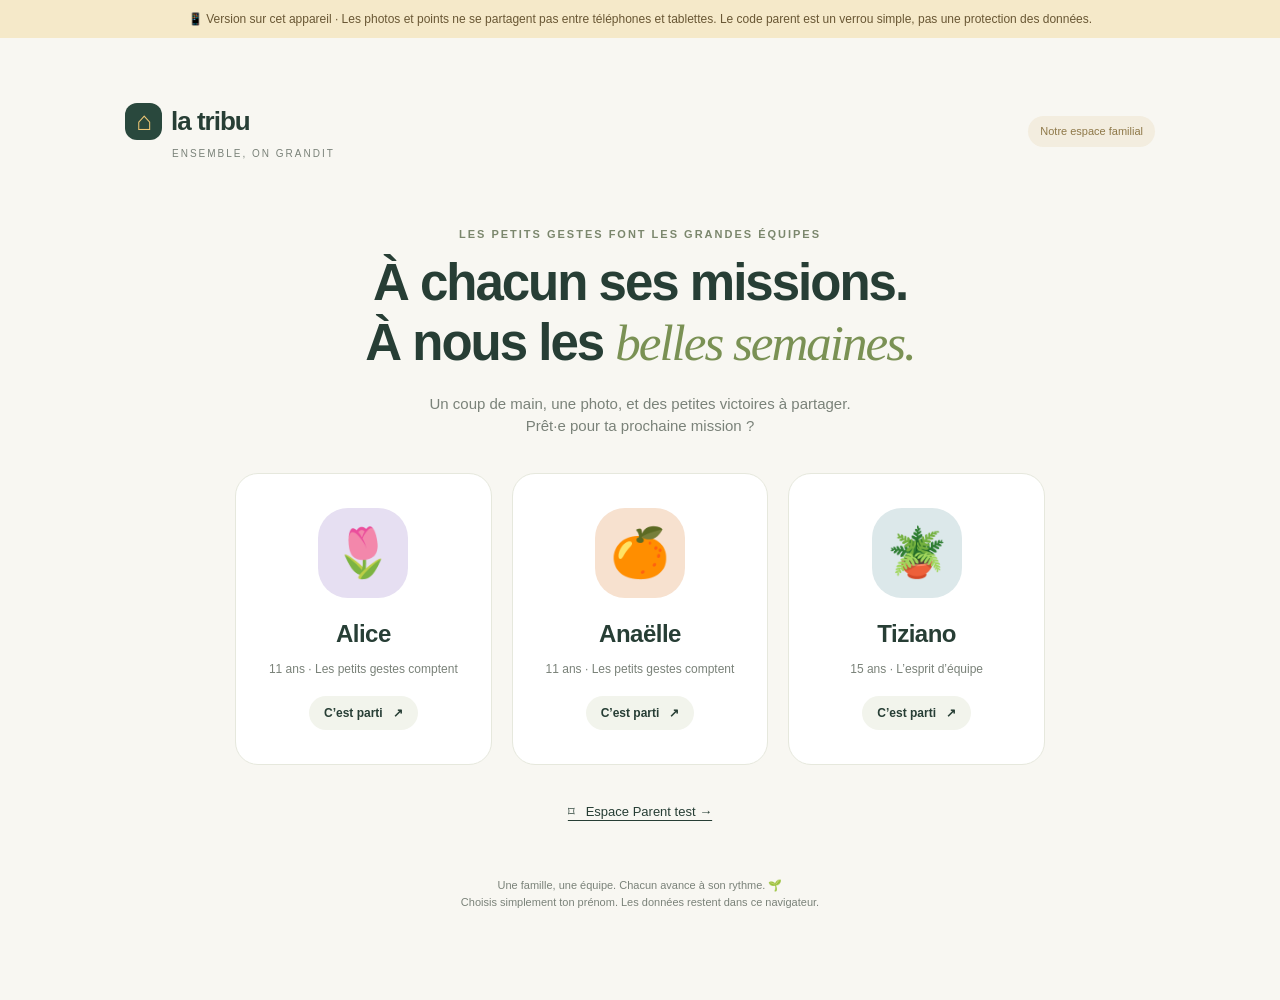
<file: index.html>
<!doctype html>
<html lang="fr"><head><meta charset="utf-8"><meta name="viewport" content="width=device-width, initial-scale=1, viewport-fit=cover"><meta name="theme-color" content="#29483d"><meta name="apple-mobile-web-app-capable" content="yes"><title>La tribu · Petits gestes, grandes aventures</title><link rel="icon" href="./static/icon.svg" type="image/svg+xml"><link rel="manifest" href="./static/manifest.json"><link rel="stylesheet" href="./static/style.css"><script src="./static/local-api.js" defer></script><script src="./static/app.js" defer></script></head>
<body><div class="local-banner" role="note">📱 Version sur cet appareil · Les photos et points ne se partagent pas entre téléphones et tablettes. Le code parent est un verrou simple, pas une protection des données.</div><div class="app-shell"><aside id="sidebar" class="sidebar" hidden></aside><main id="app"><div class="loading">La tribu se prépare…</div></main></div><div id="toast" role="status" aria-live="polite"></div><dialog id="modal"><button class="close-modal" aria-label="Fermer">×</button><div id="modal-content"></div></dialog></body></html>
</file>
<file: static/style.css>
:root{--bg:#f8f7f2;--ink:#273e35;--muted:#7a8279;--line:#e6e8dd;--green:#29483d;--lime:#dce9bb;--gold:#f0c776;--white:#fff;--radius:22px}*{box-sizing:border-box}body{margin:0;background:var(--bg);color:var(--ink);font:15px/1.5 -apple-system,BlinkMacSystemFont,"Segoe UI",sans-serif}button,input,select,textarea{font:inherit}button,a,input,select,textarea{-webkit-tap-highlight-color:transparent}button{cursor:pointer;border:0}button:focus-visible,a:focus-visible{outline:3px solid #b1c96e;outline-offset:3px}button:disabled{opacity:.5;cursor:default}h1,h2,h3,p{margin:0}h1{font-size:36px;letter-spacing:-1.5px;line-height:1.18}h2{font-size:21px;letter-spacing:-.5px}h3{font-size:16px}small,.muted{color:var(--muted)}.app-shell{display:flex;min-height:100vh}.sidebar{width:238px;position:fixed;inset:0 auto 0 0;background:#fff;border-right:1px solid var(--line);padding:35px 24px;display:flex;flex-direction:column;gap:30px}.sidebar[hidden]{display:none}.brand{font-size:26px;font-weight:800;letter-spacing:-1px}.brand span{display:inline-flex;align-items:center;justify-content:center;background:var(--green);color:var(--gold);width:37px;height:37px;border-radius:12px;margin-right:9px}.brand-sub{font-size:10px;letter-spacing:2px;text-transform:uppercase;color:var(--muted);margin:5px 0 0 47px}.nav{display:grid;gap:9px}.nav button{text-align:left;background:transparent;color:var(--muted);padding:13px 15px;border-radius:12px;font-weight:600;display:flex;gap:13px;align-items:center}.nav button.active{background:#edf1e5;color:var(--green)}.nav button:hover{background:#f3f5ee}.nav-icon{font-size:19px;min-width:22px}.sidebar-bottom{margin-top:auto}.family-note{padding:20px;background:#f8f7ed;border-radius:17px;margin-bottom:24px;font-size:13px}.family-note b{display:block;margin:8px 0}.user-chip{display:flex;align-items:center;gap:10px}.avatar{width:44px;height:44px;border-radius:15px;background:#e6dff2;display:inline-flex;align-items:center;justify-content:center;font-size:22px;flex-shrink:0}.avatar.anaelle{background:#f7e1cf}.avatar.tiziano{background:#dce8ea}.avatar.parent-test,.avatar.parent{background:#e4eacb}.logout{margin-left:auto;background:none;color:var(--muted);font-size:21px}main{width:100%;padding:34px 44px 60px}.sidebar:not([hidden])+main{margin-left:238px;max-width:calc(100% - 238px)}.topline{display:flex;justify-content:space-between;align-items:center;margin-bottom:33px;font-size:13px;color:var(--muted)}.pill{display:inline-flex;align-items:center;gap:7px;border:1px solid var(--line);background:white;border-radius:100px;padding:9px 15px;color:var(--ink);font-size:12px}.dot{width:7px;height:7px;background:#7c9e55;border-radius:50%}.page-title{display:flex;justify-content:space-between;gap:15px;align-items:center;margin-bottom:26px}.eyebrow{font-size:11px;font-weight:700;text-transform:uppercase;letter-spacing:2px;color:#7b876d;margin-bottom:10px}.subtitle{color:var(--muted);margin-top:10px}.btn{padding:12px 18px;border-radius:11px;background:var(--green);color:white;font-weight:600;font-size:13px;display:inline-flex;gap:8px;align-items:center;justify-content:center}.btn.light{background:#eef2e4;color:var(--green)}.btn.white{background:white;color:var(--green)}.btn.danger{background:#f9e6e0;color:#8b4536}.btn.outline{background:transparent;border:1px solid var(--line);color:var(--ink)}.hero{display:grid;grid-template-columns:1.6fr 1fr;background:var(--green);border-radius:var(--radius);padding:32px;color:white;position:relative;overflow:hidden;gap:24px}.hero .eyebrow{color:#cbd6b1}.hero h2{font-size:29px;font-weight:600;letter-spacing:-1px;max-width:420px}.hero p{color:#d0dacd;font-size:13px;margin-top:12px;max-width:400px}.hero-info{display:flex;gap:10px;align-items:center;margin-top:23px;font-size:12px}.hero-art{display:flex;align-items:center;justify-content:center;position:relative;min-height:170px}.sun{position:absolute;width:160px;height:160px;background:#385647;border-radius:50%}.plant{font-size:100px;position:relative;transform:rotate(-12deg)}.floating-star{font-size:28px;position:absolute;right:20%;top:4%;color:var(--gold)}.hero-tag{position:absolute;right:4%;bottom:4%;background:#f1d48d;color:#41503a;transform:rotate(-7deg);padding:10px 17px;border-radius:12px;font-size:12px;font-weight:700}.stats{display:grid;grid-template-columns:repeat(3,1fr);gap:17px;margin:23px 0 30px}.stat{background:white;border:1px solid var(--line);border-radius:17px;padding:20px}.stat-label{font-size:12px;color:var(--muted);display:flex;justify-content:space-between;align-items:center}.stat-value{font-size:29px;font-weight:700;letter-spacing:-1px;margin:7px 0 4px}.stat small{font-size:11px}.stat-progress{height:5px;background:#eff1e7;border-radius:5px;margin-top:13px}.stat-progress span{height:100%;background:#a9bb77;border-radius:5px;display:block}.section-head{display:flex;align-items:center;justify-content:space-between;gap:15px;margin:24px 0 15px}.week-control{display:flex;align-items:center;background:white;border:1px solid var(--line);border-radius:11px;gap:12px;padding:5px}.week-control button{background:none;padding:5px 10px;font-size:18px;color:var(--ink)}.week-control span{font-size:12px}.days{display:grid;grid-template-columns:repeat(7,1fr);gap:9px;margin-bottom:27px}.day{padding:13px 5px;border:1px solid var(--line);border-radius:14px;background:white;color:var(--muted);text-align:center}.day b{display:block;font-size:21px;color:var(--ink);margin-top:3px}.day.active{background:var(--green);color:#d2ddc7;border-color:var(--green)}.day.active b{color:white}.day .day-dot{display:block;margin:6px auto 0;width:5px;height:5px;background:#d9decf;border-radius:50%}.day.active .day-dot{background:var(--gold)}.two-col{display:grid;grid-template-columns:minmax(0,1.7fr) minmax(255px,1fr);gap:25px}.card{background:white;border:1px solid var(--line);border-radius:18px;padding:23px}.card-head{display:flex;align-items:center;gap:10px;margin-bottom:18px}.tag{font-size:10px;padding:5px 9px;border-radius:6px;background:#eef1e5;color:#67794c;font-weight:600}.tag.gold{background:#fcf1d7;color:#977128}.task{display:flex;align-items:center;gap:13px;padding:17px 0;border-bottom:1px solid #eff0e9}.task:last-child{border:0;padding-bottom:0}.task:first-child{padding-top:0}.task-icon{width:44px;height:44px;background:#f2f0e7;border-radius:13px;display:flex;align-items:center;justify-content:center;font-size:23px;flex-shrink:0}.task-body{flex:1}.task-body p{font-size:14px;font-weight:600}.task-body small{font-size:11px}.task-action{background:#edf2e3;color:var(--green);border-radius:9px;padding:9px 12px;font-size:11px;font-weight:600;white-space:nowrap}.task-action.done{background:#e7f0e4;color:#598149}.task-action.pending{background:#fcf3db;color:#92712e}.task-action.rejected{background:#fbe9e2;color:#aa614a}.task-points{font-size:11px;color:#98783d;display:block;margin-top:3px}.side-stack{display:grid;gap:18px;align-content:start}.journey{background:#f1f1df;border:0}.journey h3{font-size:18px}.journey p{font-size:12px;color:#79806b;margin:8px 0 16px}.journey-dots{display:flex;justify-content:space-between}.journey-day{text-align:center;font-size:10px;color:#7a8270}.journey-day span{display:flex;align-items:center;justify-content:center;width:28px;height:28px;margin-bottom:7px;border:1px dashed #c2c8ae;border-radius:50%;background:#fafaf0;font-size:12px}.journey-day.complete span{background:var(--green);color:white;border:0}.challenge-card{background:#fff7e8;border:1px solid #f0e6cc;border-radius:15px;padding:18px;margin-top:13px}.challenge-card h3{margin:8px 0}.challenge-card p{font-size:12px;color:#897e67}.challenge-foot{display:flex;justify-content:space-between;align-items:center;margin-top:15px}.empty{padding:30px 12px;text-align:center;color:var(--muted);font-size:13px}.empty-icon{font-size:35px;margin-bottom:10px}.login-page{max-width:1050px;margin:0 auto;padding:30px 10px}.login-header{display:flex;justify-content:space-between;align-items:center}.login-intro{text-align:center;margin:65px auto 35px;max-width:650px}.login-intro h1{font-size:51px;letter-spacing:-2px}.login-intro h1 em{font-family:Georgia,serif;color:#7a9154;font-weight:400}.login-intro p{margin:20px auto 0;color:var(--muted);max-width:440px}.profiles{display:grid;grid-template-columns:repeat(3,1fr);gap:20px;max-width:810px;margin:35px auto}.profile{background:white;border:1px solid var(--line);border-radius:23px;padding:34px 20px;text-align:center;color:var(--ink);transition:transform .2s,box-shadow .2s}.profile:hover{transform:translateY(-5px);box-shadow:0 12px 30px #29483d0c}.profile .avatar{width:90px;height:90px;font-size:48px;border-radius:30px;margin-bottom:18px}.profile h2{font-size:24px}.profile p{color:var(--muted);font-size:12px;margin:8px 0 18px}.profile .enter{font-size:12px;font-weight:700;display:inline-block;background:#f2f4ec;border-radius:20px;padding:8px 15px}.parent-entry{text-align:center;margin:30px}.parent-entry button{background:none;color:var(--ink);font-size:13px;text-decoration:underline;text-underline-offset:4px}.login-footer{text-align:center;color:var(--muted);font-size:11px;margin-top:55px}.demo-label{background:#f3eddf;color:#8e7848;padding:7px 12px;border-radius:20px;font-size:11px}.child-tabs{display:flex;gap:8px;margin-bottom:20px;flex-wrap:wrap}.child-tabs button{padding:10px 17px;border:1px solid var(--line);background:white;border-radius:20px;color:var(--muted);font-size:13px}.child-tabs button.active{background:var(--green);color:white}.review-grid{display:grid;grid-template-columns:repeat(3,minmax(0,1fr));gap:18px}.review-photo{width:100%;height:185px;object-fit:cover;border-radius:12px;background:#eee}.review-grid .card{padding:16px}.review-grid h3{margin:12px 0 4px}.review-grid p{font-size:12px;margin-bottom:12px;color:var(--muted)}.review-actions{display:flex;gap:8px}.review-actions .btn{flex:1}.notice{display:flex;gap:15px;padding:20px;border-bottom:1px solid var(--line)}.notice.unread{background:#f1f5e8}.notice:last-child{border:0}.notice-icon{font-size:22px}.notice p{font-size:14px}.table-wrap{overflow-x:auto}.money-table{width:100%;border-collapse:collapse;font-size:13px}.money-table th{text-align:left;font-size:11px;color:var(--muted);font-weight:500}.money-table td,.money-table th{padding:16px 12px;border-bottom:1px solid var(--line)}.money-table td:first-child{font-weight:700}.money-table tr:last-child td{border:0}.money-table .btn{font-size:11px}.field{display:grid;gap:6px;margin:15px 0;font-size:13px}.field input,.field select,.field textarea{padding:12px;border:1px solid #dce0d3;border-radius:10px;background:#fff;color:var(--ink);width:100%}.field textarea{min-height:85px;resize:vertical}.field small{font-size:11px}form .btn{margin-top:10px}.form-grid{display:grid;grid-template-columns:1fr 1fr;gap:0 18px}.form-grid .full{grid-column:1/-1}.hint{background:#f5f4eb;border-radius:12px;padding:14px;color:#7c806b;font-size:12px;margin:16px 0}.settings-grid{display:grid;grid-template-columns:1fr 1fr;gap:24px}.archive-row{display:flex;gap:15px;align-items:center;padding:13px 0;border-bottom:1px solid var(--line)}.archive-row span{flex:1}.archive-row button{font-size:12px;background:none;color:#98634c}.badge-grid{display:grid;grid-template-columns:repeat(3,1fr);gap:17px}.badge-card{text-align:center}.badge-symbol{font-size:40px;margin-bottom:13px}.badge-card.locked{filter:grayscale(1);opacity:.65}.badge-card p{font-size:12px;margin-top:8px;color:var(--muted)}dialog{border:0;border-radius:23px;padding:30px;width:min(500px,94vw);color:var(--ink);box-shadow:0 20px 80px #0003}dialog::backdrop{background:#14251dcc;backdrop-filter:blur(4px)}dialog h2{padding-right:20px;margin-bottom:10px}dialog .close-modal{position:absolute;right:15px;top:12px;background:none;font-size:28px;color:var(--muted)}dialog .btn{width:100%}.photo-preview{width:100%;max-height:220px;object-fit:contain;border-radius:12px;display:none}#toast{position:fixed;bottom:25px;left:50%;transform:translate(-50%,20px);opacity:0;background:var(--green);color:white;padding:14px 23px;border-radius:13px;z-index:20;box-shadow:0 8px 30px #0002;pointer-events:none;transition:.2s;font-size:13px;max-width:90vw}#toast.visible{opacity:1;transform:translate(-50%,0)}#toast.error{background:#873f36}.loading{padding:80px;text-align:center;color:var(--muted)}.count{background:#e6b76d;color:#3c432d;font-size:10px;padding:1px 6px;border-radius:8px;margin-left:auto}.mobile-brand{display:none}.confetti{animation:celebrate .6s ease}@keyframes celebrate{50%{transform:scale(1.03)}}@media(min-width:1450px){main{padding-left:65px;padding-right:65px}}@media(max-width:1150px){main{padding:28px}.sidebar{width:210px;padding:28px 18px}.sidebar:not([hidden])+main{margin-left:210px;max-width:calc(100% - 210px)}.two-col{grid-template-columns:1.5fr 1fr;gap:17px}.hero{padding:25px}.hero h2{font-size:25px}.review-grid{grid-template-columns:repeat(2,minmax(0,1fr))}}@media(max-width:850px){.sidebar{width:83px;padding:25px 12px;align-items:center}.brand{font-size:0}.brand span{margin:0}.brand-sub,.nav-label,.family-note,.user-info,.logout{display:none}.sidebar .nav{width:100%}.nav button{justify-content:center;padding:13px 8px}.nav .count{position:absolute;margin:0 0 20px 30px}.sidebar:not([hidden])+main{margin-left:83px;max-width:calc(100% - 83px)}.two-col{grid-template-columns:1fr}.side-stack{grid-template-columns:1fr 1fr}.settings-grid{grid-template-columns:1fr}.hero-art{min-height:150px}.sidebar-bottom .user-chip{flex-direction:column}.sidebar-bottom .logout{display:block}.stats{gap:10px}.stat{padding:15px}.stat-value{font-size:25px}}@media(max-width:600px){main{padding:20px 17px 100px}.sidebar{z-index:5;width:100%;inset:auto 0 0;height:73px;border-right:0;border-top:1px solid var(--line);padding:7px 5px 9px;background:#fffffff5;backdrop-filter:blur(10px)}.sidebar .brand,.sidebar .brand-sub,.sidebar-bottom{display:none}.sidebar .nav{display:flex;justify-content:space-around;gap:2px}.nav button{padding:6px 8px;display:flex;flex-direction:column;gap:3px;flex:1;min-width:0;border-radius:10px}.nav .nav-label{display:block;font-size:9px;white-space:nowrap}.nav-icon{font-size:19px}.nav .count{margin:-3px 0 0 25px}.sidebar:not([hidden])+main{margin:0;max-width:100%}.topline{margin-bottom:24px;font-size:11px}.mobile-brand{display:block;font-size:17px;font-weight:800;color:var(--ink)}.top-date{display:none}.topline .pill{padding:7px 10px;font-size:10px}h1{font-size:29px}.page-title{align-items:flex-start}.page-title .btn{font-size:11px;padding:10px}.subtitle{font-size:12px}.hero{grid-template-columns:1fr;padding:24px}.hero h2{font-size:26px;max-width:260px}.hero p{max-width:240px;font-size:12px}.hero-art{position:absolute;right:-20px;bottom:20px;width:140px;min-height:120px;opacity:.65}.hero-art .sun{width:115px;height:115px}.plant{font-size:72px}.floating-star,.hero-tag{display:none}.hero-info{font-size:10px;max-width:220px}.stats{margin:16px 0 24px;gap:8px}.stat{padding:13px 10px;border-radius:13px}.stat-label{font-size:10px}.stat-label>span:last-child{display:none}.stat-value{font-size:22px;margin:10px 0 4px}.stat small{font-size:9px}.stat-progress{margin-top:9px}.section-head h2{font-size:19px}.week-control{gap:2px}.week-control span{font-size:10px}.week-control button{padding:4px 7px}.days{gap:5px;margin-bottom:20px}.day{padding:10px 3px;font-size:10px;border-radius:11px}.day b{font-size:19px}.card{padding:18px;border-radius:16px}.card-head h3{font-size:15px}.task{gap:10px}.task-icon{width:37px;height:37px;font-size:20px}.task-body p{font-size:12px}.task-action{font-size:10px;padding:9px}.side-stack{grid-template-columns:1fr}.review-grid{grid-template-columns:1fr}.login-page{padding:5px 0}.login-header .brand{font-size:22px}.login-header .brand span{width:32px;height:32px}.demo-label{font-size:9px}.login-intro{margin:45px 0 25px}.login-intro h1{font-size:37px}.login-intro p{font-size:13px}.profiles{gap:10px;margin:25px auto}.profile{padding:22px 6px;border-radius:18px}.profile .avatar{width:65px;height:65px;font-size:34px;border-radius:22px}.profile h2{font-size:17px}.profile p{font-size:10px}.profile .enter{font-size:10px;padding:7px 10px}.badge-grid{grid-template-columns:1fr}.child-tabs button{font-size:11px;padding:8px 14px}.form-grid{grid-template-columns:1fr}.login-footer{margin-top:35px}.money-table th,.money-table td{padding:13px 7px;white-space:nowrap}}
.bonus-list{margin-top:18px}.full-width{width:100%}.feedback{display:block;color:#a15f49}.challenge-entry{display:flex;flex-wrap:wrap;gap:7px;align-items:center;font-size:12px;margin-top:14px;padding-top:12px;border-top:1px solid #e9dfc9}.challenge-entry>span{flex:1}.mobile-logout{padding:5px 10px;margin-left:5px}.notice-list{padding:0;overflow:hidden}.settings-grid>.full-width{grid-column:1/-1}.hero-info .pill{background:#ffffff12;color:#eef2de;border-color:#ffffff24}.section-head h2:first-letter{text-transform:uppercase}.login-header .brand-sub{display:block;background:none;width:auto;height:auto;border-radius:0;color:var(--muted);font-size:10px;font-weight:400;letter-spacing:2px}.photo-preview[src]{display:block}@media(prefers-reduced-motion:reduce){*{animation:none!important;transition:none!important}}
@media(max-width:600px){.week-control span{white-space:nowrap}.section-head{gap:10px}.section-head h2{font-size:17px}.hero-info{flex-direction:column;align-items:flex-start;gap:8px;max-width:200px}}
.local-banner{background:#f5e9c9;color:#695734;text-align:center;padding:10px 20px;font-size:12px;position:relative;z-index:6}.local-banner~.app-shell .sidebar{top:40px}@media(max-width:600px){.local-banner{font-size:11px;padding:10px 14px}.local-banner~.app-shell .sidebar{top:auto}}
</file>
